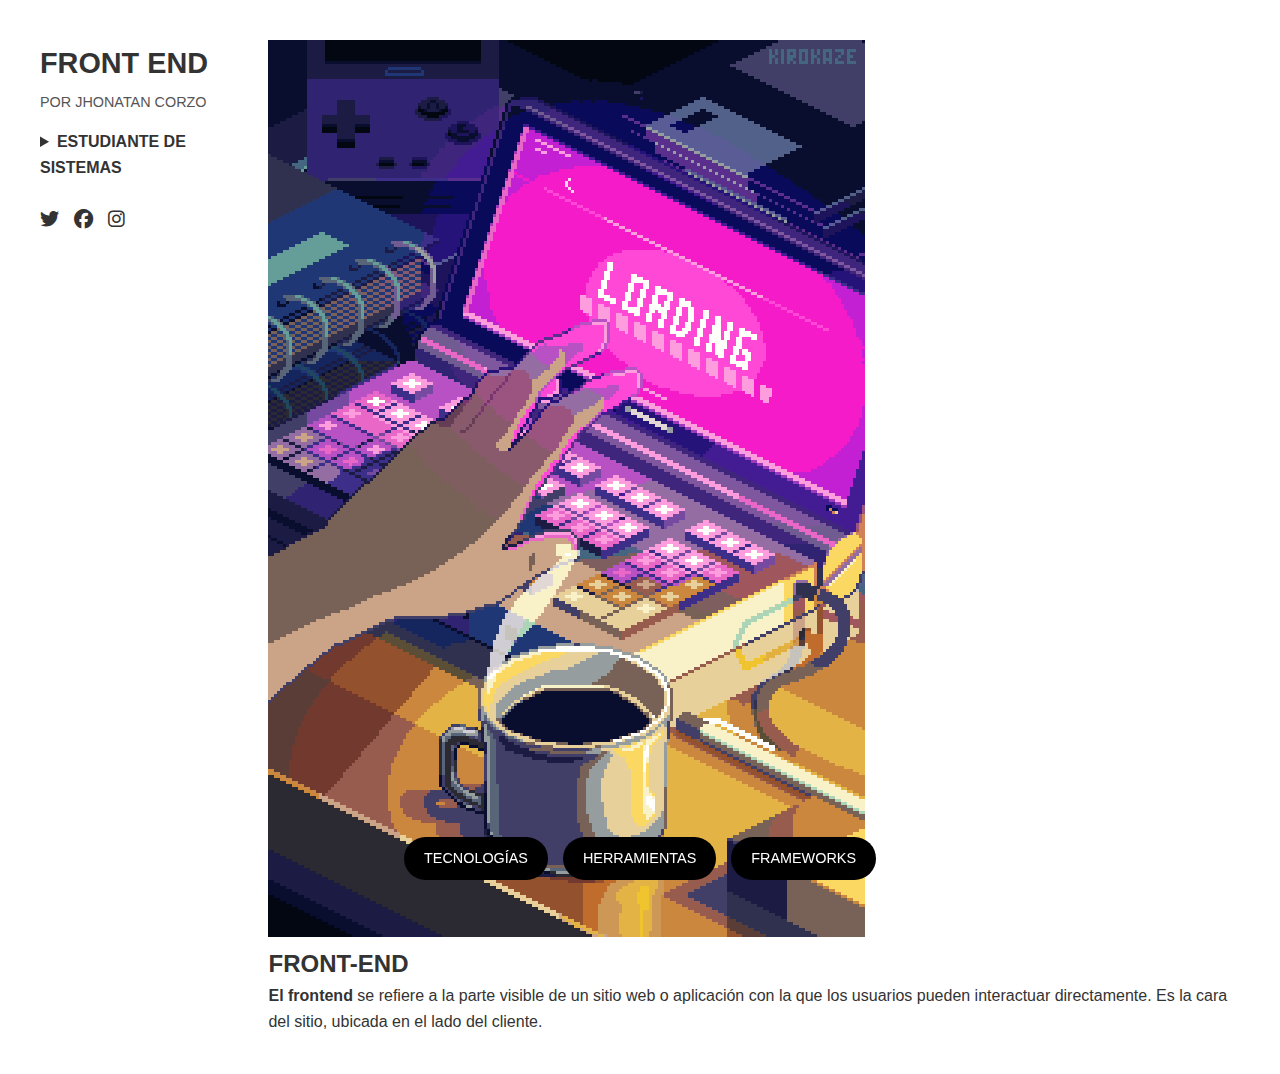
<file: index.html>
<!DOCTYPE html>
<html lang="es">
<head>
  <meta charset="UTF-8">
  <meta name="viewport" content="width=device-width, initial-scale=1.0">
  <title>Front End</title>
  <link rel="stylesheet" href="style.css">
  <link rel="stylesheet" href="https://cdnjs.cloudflare.com/ajax/libs/font-awesome/6.4.0/css/all.min.css">
</head>
<body>

  <main class="contenedor">
    
    <!-- Columna izquierda -->
    <aside class="col-izq">
      <h1>FRONT END</h1>
      <p>POR JHONATAN CORZO</p>

      <details>
        <summary>ESTUDIANTE DE SISTEMAS</summary>
        <p>D210138</p>
      </details>

      <div class="social">
        <a href="#"><i class="fa-brands fa-twitter"></i></a>
        <a href="#"><i class="fa-brands fa-facebook"></i></a>
        <a href="#"><i class="fa-brands fa-instagram"></i></a>
      </div>
    </aside>

    <!-- Columna derecha -->
    <section class="col-der">
      <img src="IMAGENES/load-1.gif" alt="Imagen Frontend">

      <article>
        <h2>FRONT-END</h2>
        <p>
          <strong>El frontend</strong> se refiere a la parte visible de un sitio web o aplicación 
          con la que los usuarios pueden interactuar directamente. Es la cara del sitio, 
          ubicada en el lado del cliente.
        </p>
      </article>

      <nav class="botones">
        <a href="TECNOLOGIAS.html">TECNOLOGÍAS</a>
        <a href="HERRAMIENTAS – FRONT END.html">HERRAMIENTAS</a>
        <a href="FRAMEWORKS.html">FRAMEWORKS</a>
      </nav>
    </section>

  </main>

</body>
</html>
</file>
<file: style.css>
* {
  margin: 0;
  padding: 0;
  box-sizing: border-box;
  font-family: 'Segoe UI', Tahoma, Geneva, Verdana, sans-serif;
}

body {
  background: #fff;
  color: #333;
  line-height: 1.6;
}

/* Layout principal */
main {
  display: flex;
  flex-direction: row;
  justify-content: space-between;
  align-items: flex-start;
  padding: 40px;
  gap: 40px;
}

/* Columna izquierda */
aside {
  width: 20%;
}

aside h1 {
  font-size: 1.8rem;
  font-weight: 700;
  margin-bottom: 5px;
}

aside p {
  color: #555;
  font-size: 0.9rem;
  margin-bottom: 15px;
}

aside details summary {
  cursor: pointer;
  font-weight: 600;
  margin-bottom: 5px;
}

.social {
  display: flex;
  gap: 15px;
  margin-top: 20px;
}

.social a {
  color: #333;
  font-size: 1.2rem;
  transition: color 0.3s;
}

.social a:hover {
  color: #0077ff;
}

/* Contenido central */
.contenido {
  width: 60%;
  text-align: center;
}

.contenido img {
  max-width: 100%;
  border-radius: 10px;
  margin-bottom: 20px;
}

.contenido article h2 {
  font-size: 1.4rem;
  margin-bottom: 10px;
}

.contenido article p {
  font-size: 1rem;
  color: #444;
  text-align: justify;
}

/* Botones inferiores */
.botones {
  position: fixed;
  bottom: 20px;
  left: 50%;
  transform: translateX(-50%);
  display: flex;
  gap: 15px;
}

.botones a {
  background: #000000;
  color: #fff;
  padding: 10px 20px;
  border-radius: 30px;
  text-decoration: none;
  font-size: 0.9rem;
  transition: background 0.3s ease;
}

.botones a:hover {
  background: #443b43;
}
</file>
